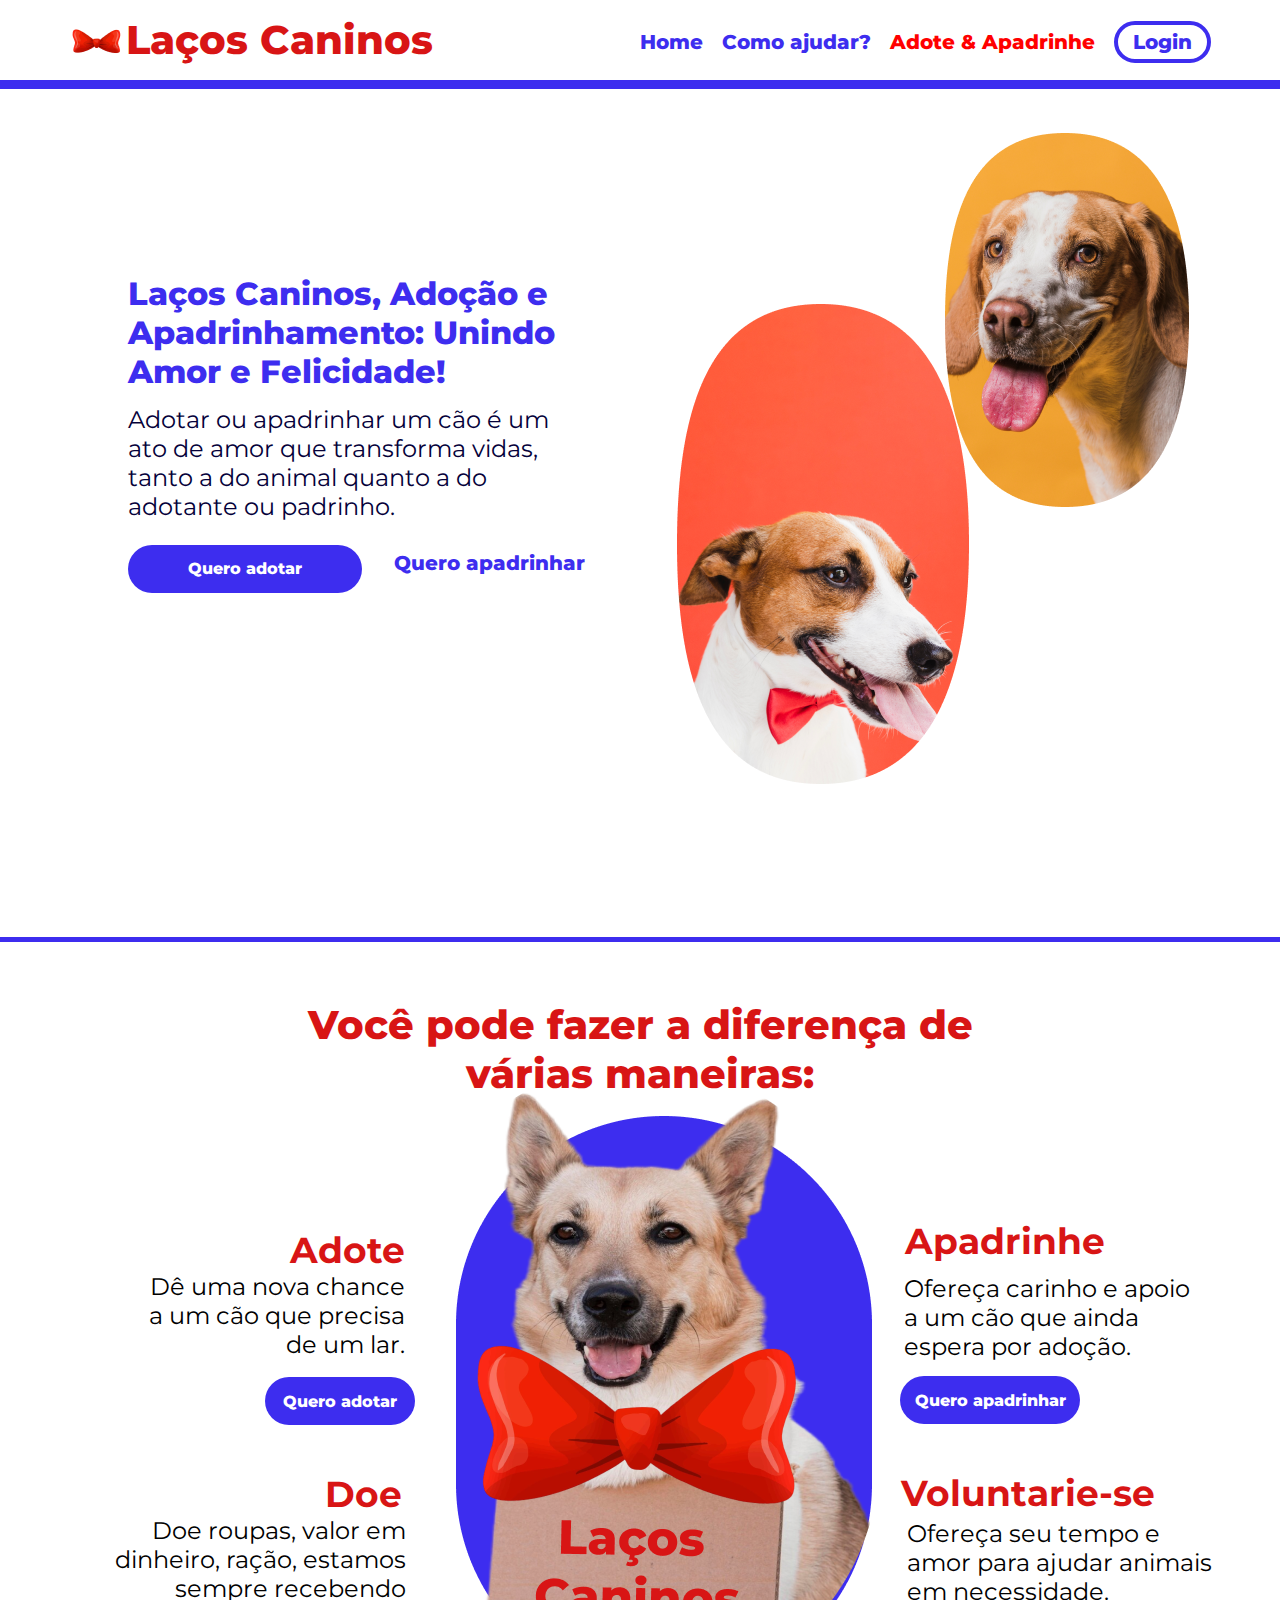
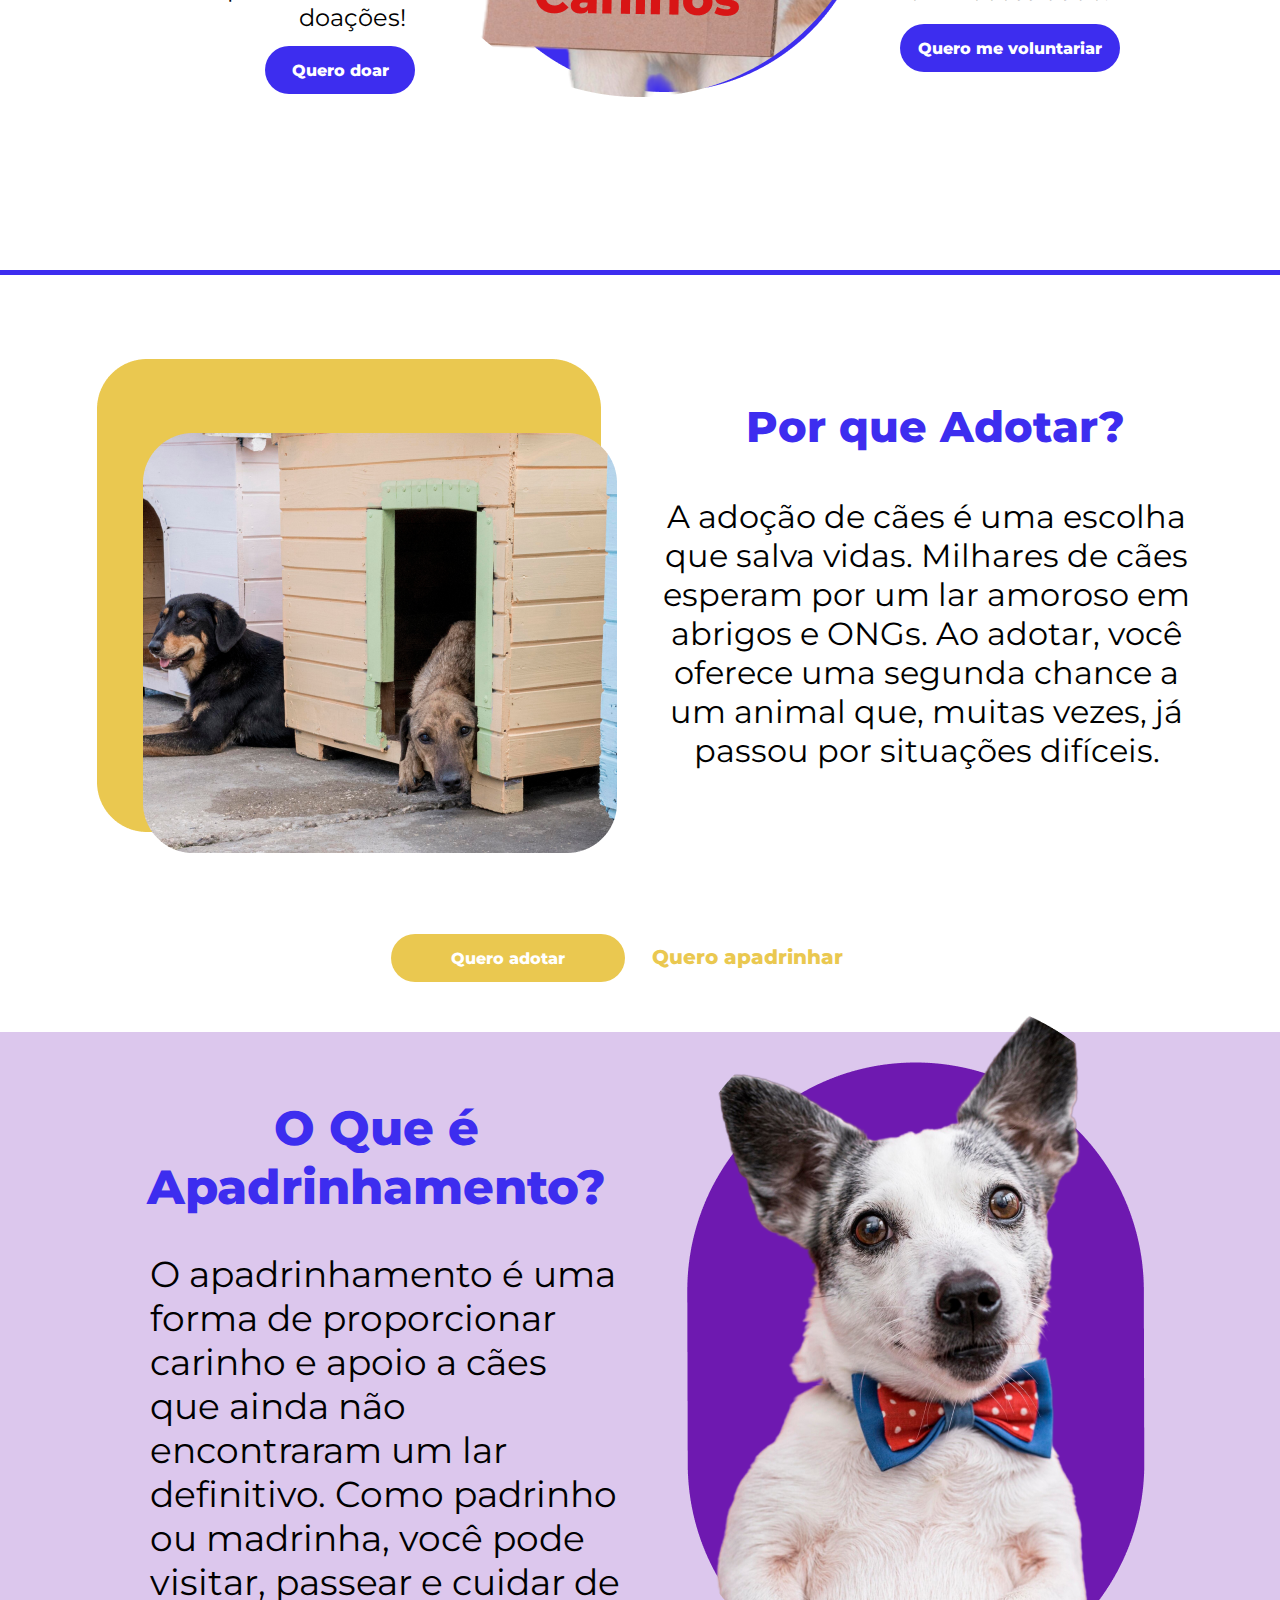
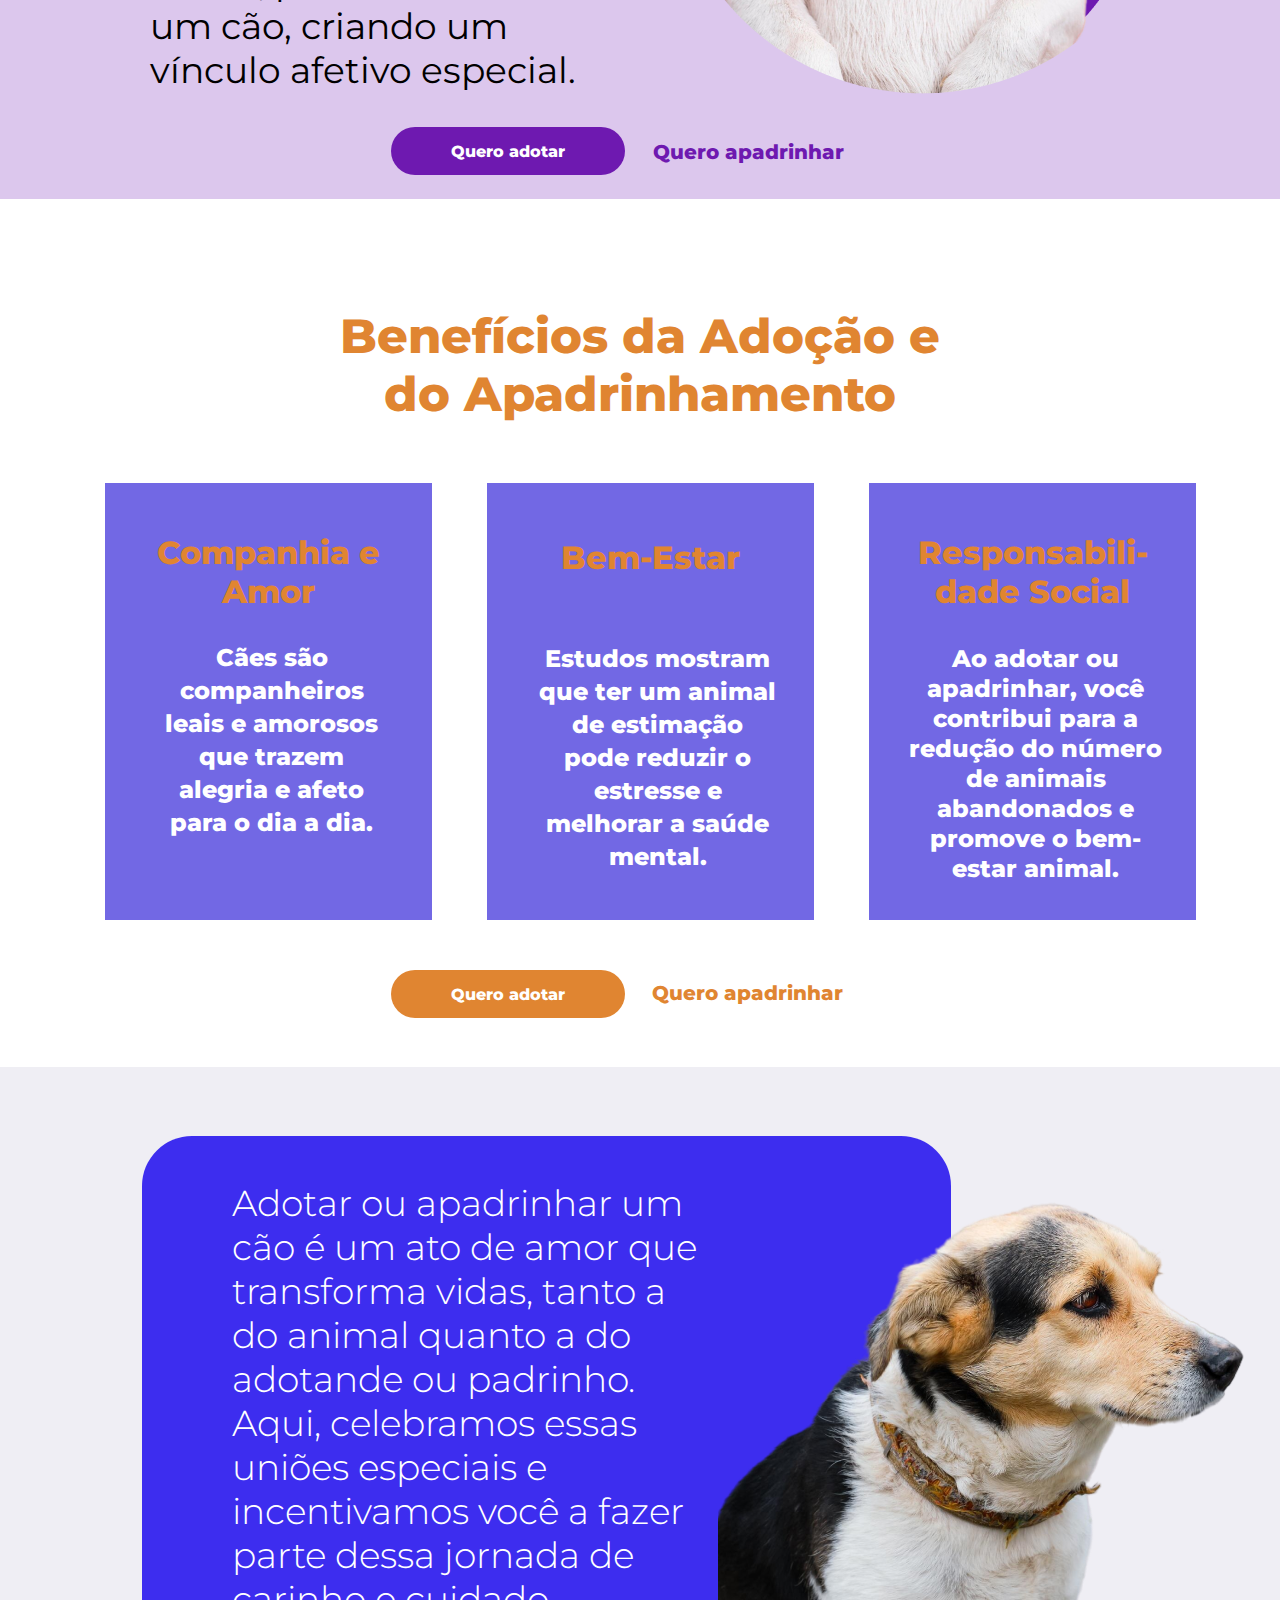
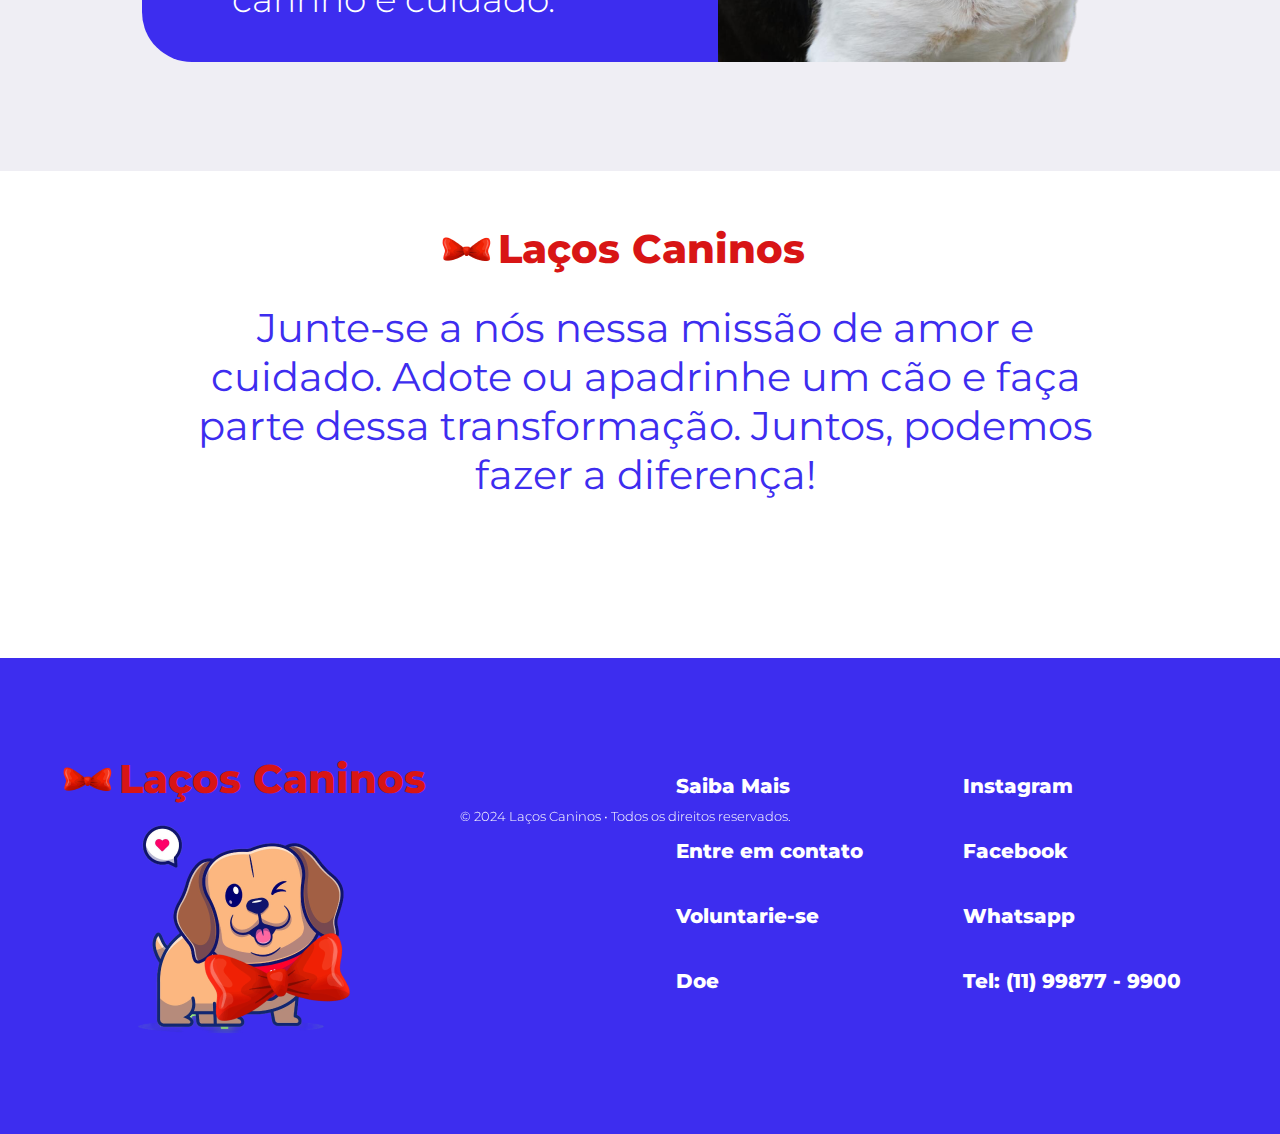
<file: index.html>
<!DOCTYPE html>
<html lang="pt-br">
<head>
    <meta charset="UTF-8">
    <meta name="viewport" content="width=device-width, initial-scale=1.0">
    <link rel="stylesheet" href="css/index.css" type="text/css">
    <link rel="stylesheet" href="css/fonts.css" type="text/css">
    <title>Laços Caninos</title>
</head>
<body>
    <!-- HEADER & MENU ------------------------->
    <header>

        <div id="centraliza">
            <img src="img/logo/logo-laco.png" alt="Logo Laços Caninos" id="logo-laco"/>
            <h1 id="logo-texto">Laços Caninos</h1>


            <nav id="menu">
                <ul>
                    <li><a href="index.html">Home</a></li>
                    <li><a href="#">Como ajudar?</a></li>
                    <li><a id="cor"  href="AdotarApadrinhar.html">Adote & Apadrinhe</a></li>
                    <li><a href="entrar.html" id="loginbtn">Login</a></li>
                </ul>
        </nav>
        </div>
    </header>
    
    <!-- Section Apresentação ------------------------->
    <section id="apresentacao">
        <div id="centraliza">
            <img src="img/cachorro1elipse.png" alt="Cachorro" id="cachorro1elipse">
            <img src="img/cachorro2elipse.png" alt="Cachorro" id="cachorro2elipse">


            <h1>Laços Caninos, Adoção e<br>Apadrinhamento: Unindo<br>Amor e Felicidade!</h1>
            
            <p>Adotar ou apadrinhar um cão é um<br>ato de amor que transforma vidas,<br>tanto a do animal quanto a do<br>adotante ou padrinho.</p>

            <a href="AdotarApadrinhar.html"><button type="button" id="btn-queroadotar">Quero adotar</button></a>
            <a href="AdotarApadrinhar.html" id="btn-queroapadrinhar">Quero apadrinhar</a>
        </div>
    </section>

    <!-- Section Fazer a Diferença ------------------------->
    <section id="fazer_diferenca">
        <div id="centraliza">
            <h2>Você pode fazer a diferença de<br>várias maneiras:</h2>
            <img src="img/cachorro3.png" alt="Cachorro com placa da Laços Caninos" id="cachorro3">

            <div id="container1">
                <h3>Adote</h3>
                <p>Dê uma nova chance<br>a um cão que precisa<br>de um lar.</p>
                <a href="AdotarApadrinhar.html"><button type="button">Quero adotar</button></a>
            </div>

            <div id="container2">
                <h3>Doe</h3>
                <p>Doe roupas, valor em<br>dinheiro, ração, estamos<br>sempre recebendo<br>doações!</p>
                <a href="#"><button type="button">Quero doar</button></a>
            </div>

            <div id="container3">
                <h3>Apadrinhe</h3>
                <p>Ofereça carinho e apoio<br>a um cão que ainda<br>espera por adoção.</p>
                <a href="AdotarApadrinhar.html"><button type="button">Quero apadrinhar</button></a>
            </div>

            <div id="container4">
                <h3>Voluntarie-se</h3>
                <p>Ofereça seu tempo e<br>amor para ajudar animais<br>em necessidade.</p>
                <a href="#"><button type="button">Quero me voluntariar</button></a>
            </div>
        </div>
    </section>

    <!-- Section Por que adotar? ------------------------->
    <section id="pqadotar">
        <div id="centraliza">
            <img src="img/shelterdog.png" alt="Cachorro em abrigo" id="shelterdog">
            <h3>Por que Adotar?</h3>

            <p>A adoção de cães é uma escolha<br>que salva vidas. Milhares de cães<br>
                esperam por um lar amoroso em<br>abrigos e ONGs. Ao adotar, você<br>
                oferece uma segunda chance a<br>um animal que, muitas vezes, já<br>
                passou por situações difíceis.</p>

            <a href="#"><button type="button">Quero adotar</button></a>
            <a href="#" id="btn-queroapadrinhar">Quero apadrinhar</a>
        </div>

    </section>

    <!-- Section O que é ------------------------->
    <section id="oquee">
        <div id="centraliza">
            <h4>O Que é<br>Apadrinhamento?</h4>
            <p>O apadrinhamento é uma<br>forma de proporcionar<br>carinho e apoio a cães
                <br>que ainda não<br>encontraram um lar<br>definitivo. Como padrinho<br>
                ou madrinha, você pode<br>visitar, passear e cuidar de<br>um cão, criando
                um<br>vínculo afetivo especial.</p>

            <img src="img/cachorro4.png" alt="Cachorro" id="cachorro4">
            <a href="#"><button type="button">Quero adotar</button></a>
            <a href="#" id="btn-queroapadrinhar">Quero apadrinhar</a>
        </div>
    </section>
    
    <!-- Section Benefícios ------------------------->
     <section id="beneficios">

        <div id="centraliza">
            <h4>Benefícios da Adoção e<br>do Apadrinhamento</h4>

            <div id="container1">
                <h6>Companhia e<br>Amor</h6>
                <p>Cães são<br>companheiros<br>leais e amorosos<br>que trazem<br>alegria
                    e afeto<br>para o dia a dia.</p>
            </div>

            <div id="container2">
                <h6>Bem-Estar</h6>
                <p>Estudos mostram<br>que ter um animal<br>de estimação<br>pode reduzir o
                    <br>estresse e<br>melhorar a saúde<br>mental.</p>
            </div>

            <div id="container3">
                <h6>Responsabili-<br>dade Social</h6>
                <p>Ao adotar ou<br>apadrinhar, você<br>contribui para a<br>redução do número
                    <br>de animais<br>abandonados e<br>promove o bem-<br>estar animal.</p>
            </div>

            <a href="#"><button type="button">Quero adotar</button></a>
            <a href="#" id="btn-queroapadrinhar">Quero apadrinhar</a>
        </div>
     </section>

    <!-- Section Informativo ------------------------->
     <section id="informativo">
        <div id="centraliza">
            <div id="caixa-fundo">
                <a>Adotar ou apadrinhar um<br>cão é um ato de amor que<br>transforma vidas,
                    tanto a<br>do animal quanto a do<br>adotande ou padrinho.<br>Aqui,
                    celebramos essas<br>uniões especiais e<br>incentivamos você a fazer<br>
                    parte dessa jornada de<br>carinho e cuidado.</a>
            </div>

            <img src="img/cachorro5.png" alt="Cachorro de rua"  id="cachorro5">
        </div>
     </section>

    <!-- Section Rodapé Informativo ------------------------->
      <section id="rodape-info">
        <div id="centraliza">
            <img src="img/logo/logo-laco.png" alt="Logo Laços Caninos" id="logo-laco-rodapeinfo"/>
            <h1>Laços Caninos</h1>

            <p>Junte-se a nós nessa missão de amor e<br>cuidado. Adote ou apadrinhe um cão
                e faça<br>parte dessa transformação. Juntos, podemos<br>fazer a diferença!</p>
        </div>
      </section>

          <!-- Footer --------------------------------------------->
<footer>
    <div id="centraliza">
        <img src="img/logo/logo-laco.png" alt="Logo Laços Caninos" id="logo-laco-footer">
        <h1>Laços Caninos</h1>
        <img src="img/cartoon-cachorro.png" alt="Cartoon cachorro" id="cartoon-footer">
        
        <ul id="contato1">
            <li><a href="#">Saiba Mais</a></li>
            <li><a href="#">Entre em contato</a></li>
            <li><a href="#">Voluntarie-se</a></li>
            <li><a href="#">Doe</a></li>
        </ul>
    
        <ul id="contato2">
            <li><a href="#">Instagram</a></li>
            <li><a href="#">Facebook</a></li>
            <li><a href="#">Whatsapp</a></li>
            <li>Tel: (11) 99877 - 9900</li>
        </ul>
    
        <p id="copy">&copy; 2024 Laços Caninos &bull; Todos os direitos reservados.</p>
    </div>
</footer>

</body>

</html>
</file>
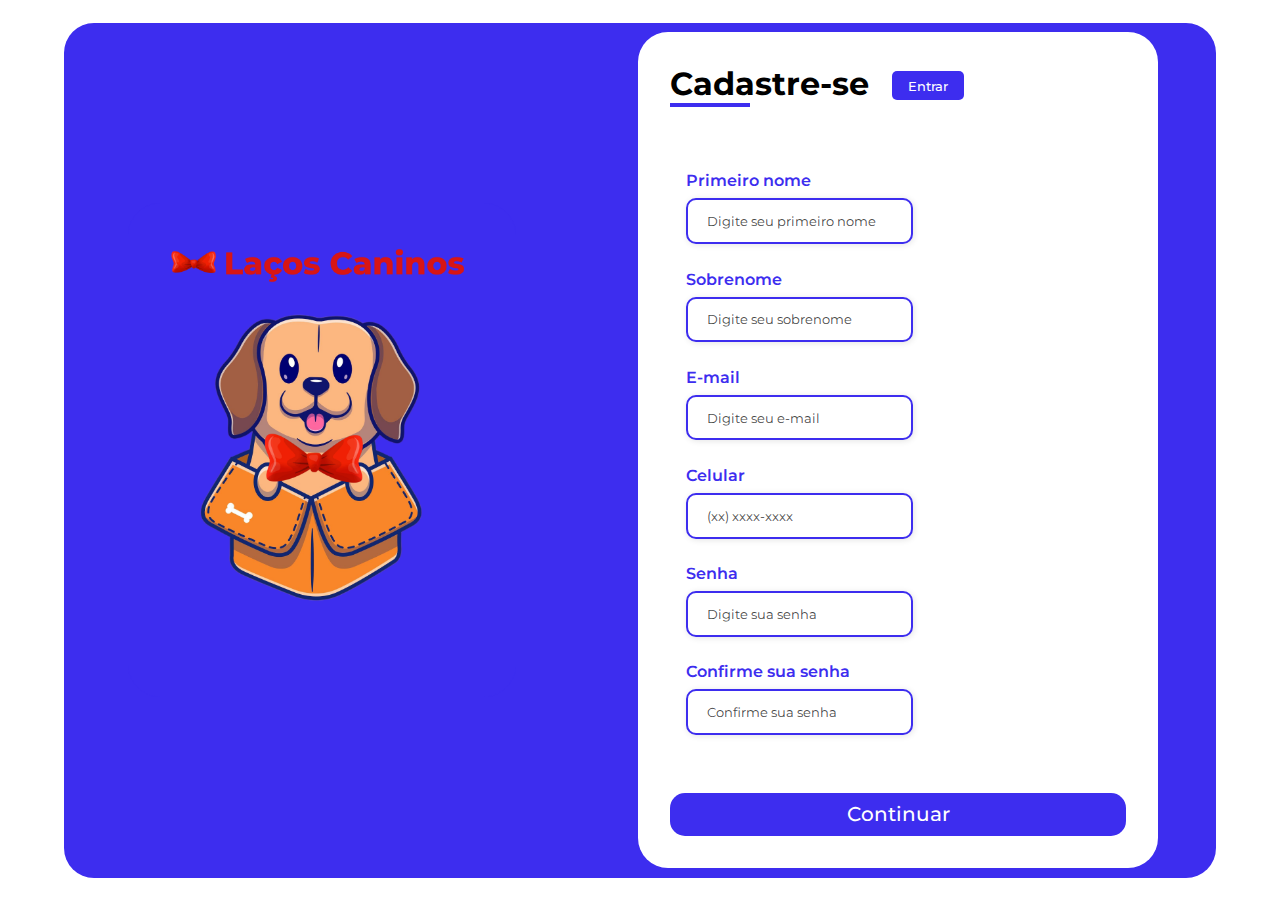
<file: cadastro.html>
<!DOCTYPE html>
<html lang="pt-br">
<head>
    <meta charset="UTF-8">
    <meta name="viewport" content="width=device-width, initial-scale=1.0">
    <link rel="stylesheet" href="css/forms.css">
    <title>Cadastre-se</title>
    
</head>
<body class="corpo">
    <div class="container"> 
        <div class="form-img">
            <img src="img/Group1.png" alt="">
        </div>

        <div class="form1">
            <form action="#">
                <div class="form-header">
                    <div class="title">
                        <h1> Cadastre-se</h1>
                    </div>
                    <div class="login-button">
                        <button><a href="entrar.html">Entrar</a></button>
                    </div>
                </div>

                <div class="input-group">
                    <div class="input-box">
                        <label for="firstname">Primeiro nome</label>
                        <input id="firstname" type="text" name="firstname" placeholder="Digite seu primeiro nome" requerid>
                    </div>

                    <div class="input-box">
                        <label for="lastname">Sobrenome</label>
                        <input id="lastname" type="text" name="lastname" placeholder="Digite seu sobrenome" requerid>
                    </div>

                    <div class="input-box">
                        <label for="email">E-mail</label>
                        <input id="email" type="email" name="email" placeholder="Digite seu e-mail" requerid>
                    </div>

                    <div class="input-box">
                        <label for="number">Celular</label>
                        <input id="number" type="tel" name="number" placeholder="(xx) xxxx-xxxx" requerid>
                    </div>

                    <div class="input-box">
                        <label for="password">Senha</label>
                        <input id="password" type="password" name="password" placeholder="Digite sua senha " requerid>
                    </div>

                    <div class="input-box">
                        <label for="password">Confirme sua senha</label>
                        <input id="password" type="password" name="confirmpassword" placeholder="Confirme sua senha" requerid>
                    </div>
                </div>

                <div class="continue-button">
                    <button>
                        <a href="index.html">Continuar</a>
                    </button>
                </div>
            </form>
        </div>
    </div>
</body>
</html>
</file>
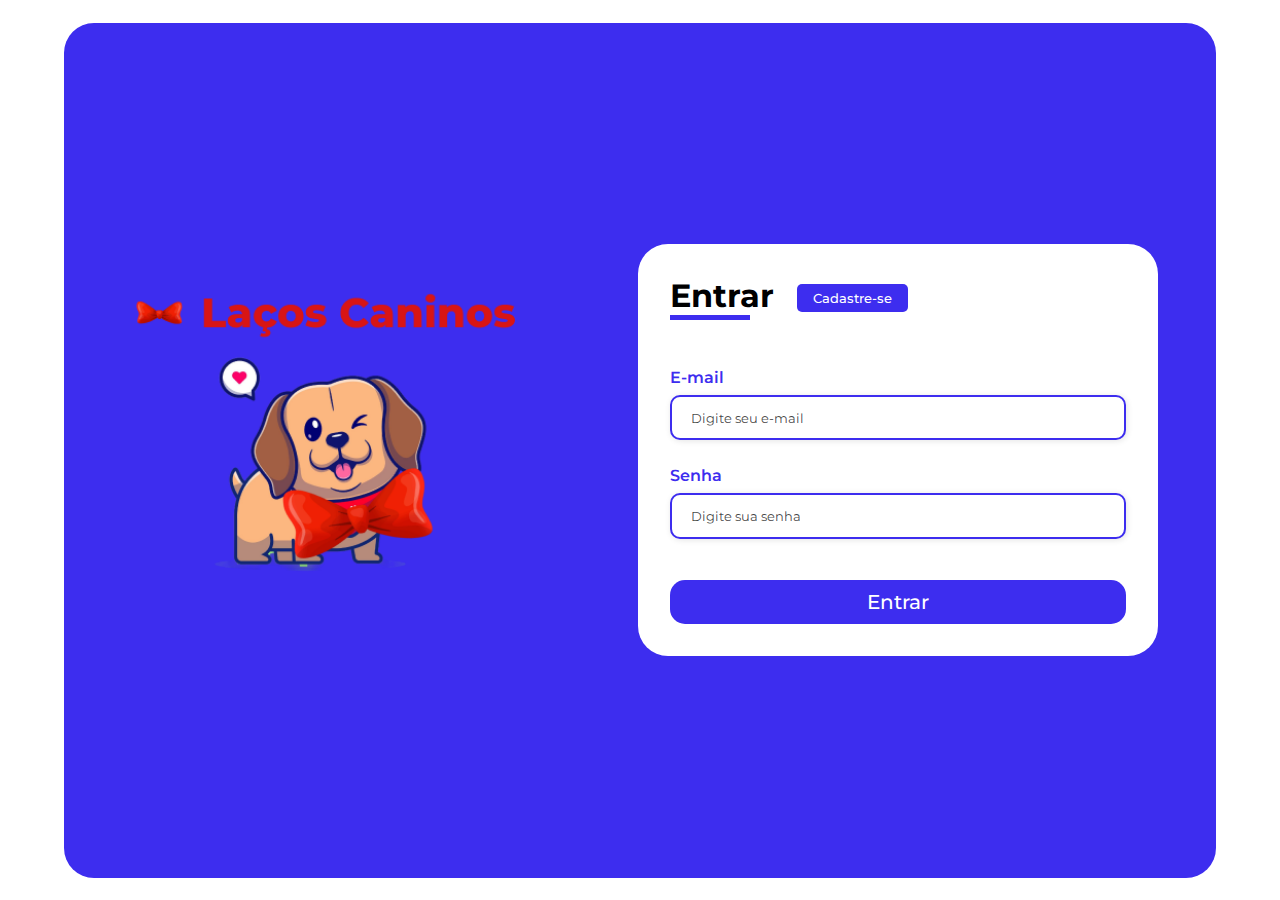
<file: entrar.html>
<!DOCTYPE html>
<html lang="en">
<head>
    <meta charset="UTF-8">
    <meta name="viewport" content="width=device-width, initial-scale=1.0">
    <link rel="stylesheet" href="css/forms.css">
    <title>Login</title>
    
</head>
<body class="corpo">
    <div class="container"> 
        <div class="form-img">
            <img src="img/Group2.png" alt="">
        </div>

        <div class="form1">
            <form action="#">
                <div class="form-header">
                    <div class="title">
                        <h1> Entrar</h1>
                    </div>
                    <div class="login-button">
                        <button><a href="cadastro.html">Cadastre-se</a></button>
                    </div>
                </div>

              

                    <div class="input-box">
                        <label for="email">E-mail</label>
                        <input id="email" type="email" name="email" placeholder="Digite seu e-mail" requerid>
                    </div>

                    <div class="input-box">
                        <label for="password">Senha</label>
                        <input id="password" type="password" name="password" placeholder="Digite sua senha " requerid>
                    </div>


                <div class="continue-button">
                    <button>
                        <a href="index.html">Entrar</a>
                    </button>
                </div>
            </form>
        </div>
    </div>
</body>
</html>
</file>
<file: css/index.css>
/* Style CSS */
* {
    margin:0 auto;
    padding: 0;
    
}

body{

}

#centraliza{
    display: block; 
	position: relative; 
	width: 1280px;

}

a:link{ /* Remove underline do link*/
    text-decoration: none;
}

/* HEADER & MENU ----------------- */
header h1#logo-texto{
    font-family:  Montserrat-ExtraBold;
    font-size: 40px;
    color: #D81515;
    position: absolute;
    left: 126px;
    top: 15px;
    text-align: left;
}

#logo-laco{

    position: absolute;
    top: 8px;
    left: 66px;
}

header {
    height: 80px;
    border-bottom: 9px solid #3D2DEF;
    text-align: center;
}


nav#menu {
    display: block;
}

nav#menu ul{
    list-style: none;
    position: absolute;
    top: 30px;
    left: 50%;
}

nav#menu li{
    display: inline-block;
    color: #3D2DEF;
    font-size: 20px;
    font-family: Montserrat-ExtraBold;
    margin-right: 15px;
    
}

nav#menu a{ color:#3D2DEF;}

nav#menu #loginbtn{
    border: 4px solid #3D2DEF;
    border-radius: 30px;
    padding-left:15px;
    padding-right:15px;
    padding-top: 5px;
    padding-bottom: 5px;
}

/* Section Apresentação --------- */
section#apresentacao{
    border-bottom: 5px solid #3D2DEF;
    height: 848px;
}

section#apresentacao h1{
    float:left;
    font-family: Montserrat-ExtraBold;
    font-size: 32px;
    color: #3D2DEF;
    margin-left: 10%;
    margin-top: 185px;
}

section#apresentacao p{
    position: absolute;
    font-family: Montserrat-Regular;
    font-size: 24px;
    color: #05013A;
    margin-top: 316px;
    margin-left: 10%;
}

#cachorro1elipse{
    float: right;
    margin-top: 44px;
    margin-right: 91px;
}
#cachorro2elipse{
    float: right;
    margin-top: 215px;
    margin-right: -24px;
}

section#apresentacao button{
    background-color: #3D2DEF;
    width: 234px;
    height: 48px;
    float: left;
    font-family: Montserrat-ExtraBold;
    font-size: 16px;
    color: #FFFFFF;
    border-radius: 30px;
    border: none;
    margin-top: 12%;
    margin-left: 10%;
    cursor: pointer;
}

section#apresentacao a#btn-queroapadrinhar{
    float:left;
    color: #3D2DEF;
    font-family: Montserrat-Extrabold;
    font-size: 20px;
    margin-top: 12.5%;
    margin-left: 2rem;
}

.mobile-menu-icon {
    display: none;
     
}


.mobile-menu{
    display: none;
}

.mobile-menu-icon button{
    background-color: #FFFFFF;
    border: none;
    margin-left: 70%;
    margin-top: 20px;
}

.mobile-menu-icon img{
    height: 50px;
    
}



.mobile-menu ul{
    list-style: none;
    position: absolute;
    top: 72px;
    left: 657px;
}

.mobile-menu li a{
    width: 100%;
    display: inline-block;
    color: #3D2DEF;
    font-size: 20px;
    font-family: Montserrat-ExtraBold;
    text-align: center;
    margin: 5%;
    
}

.nav-item{ color:#3D2DEF;}

 #loginbtn{
    border: 4px solid #3D2DEF;
    border-radius: 30px;
    padding-left:15px;
    padding-right:15px;
    padding-top: 5px;
    padding-bottom: 5px;
}

.section {
    display: block; 
	position: relative; 
	width: 1280px;
    height: 100%;
    margin-left: 12%;
}


#titulo{
    font-family: 'Montserrat', sans-serif;
    justify-content: center;
    text-align: center;
    margin-top: 3%;
    font-size: 35px;
    color: #D81515;
}

.card{
    width: 300px;
    height: 480px;
    border: 4px solid #3D2DEF;
    border-radius: 30px;
    padding: 15px;
    text-align: center;
    float: left;
    margin: 25px;
}

.card img{
    border-radius: 30px;
    width: 295px;
    height: 253px;
}

.card h1{
    margin: 5px;
    font-size: 50px;
    color: red;
}

.card h3{
   font-size: 25px;
    width: 300px;
    padding: 10px;

}

.card button{
    font-family: 'Montserrat', sans-serif;
    width: 45%;
    height: 10%;
    background-color: #3D2DEF;
    padding: 10px;
    margin: 5px;
    border: 4px solid #3D2DEF;
    border-radius: 30px;
    color: #FFFFFF;
    font-weight: 600;
}

.card button a {
    color: #FFFFFF;
}

 .link-ap{
   color: red;
   font-weight: 600;
}

#menu #cor{
    color: red;
}


.ficha{
    width: 1280px;
    background: red;
}


.sobre{
    border-radius: 4px solid red;
    border-radius: 15px;
}

@media screen and (max-width:1044px ){

    #menu li a {
        display: none;
    }

   .mobile-menu {
        display: none;
    }
    .mobile-menu-icon button{
        cursor: pointer;
    }
    .mobile-menu-icon{
        display: block;
    }

    .mobile-menu ul {
        display: flex;
        flex-direction: column;
        text-decoration: center;
    }

    .mobile-menu .nav-item{
        display: block;
    }

    .mobile-menu .icon{
        display: block;
    }

    .mobile-menu .icon button{
        width: 100%;
    }

    .open{
        display: block;
    }
}

/* Section Fazer a Diferença --------- */
section#fazer_diferenca {
    height: 870px;
    border-bottom: 5px solid #3D2DEF;
}


section#fazer_diferenca h2{
    font-family: Montserrat-ExtraBold;
    font-size: 40px;
    color: #D81515;
    text-align: center;
    margin-top: 58px;
}

#cachorro3{
    position: absolute;
    margin-left: 400px;
    margin-top: -35px;
}

#container1 h3{
    font-family: Montserrat-Bold;
    font-size: 36px;
    color: #D81515;
    margin-left: 290px;
    margin-top:130px;
    
}

#container1 p{
    font-family: Montserrat-Regular;
    font-size: 24px;
    color: black;
    text-align: right;
    position: absolute;
    margin-left: 149px;
}

#container1 button{
    background-color: #3D2DEF;
    font-family: Montserrat-ExtraBold;
    font-size: 16px;
    color: #FFFFFF;
    width: 150px;
    height: 48px;
    border-radius: 30px;
    border: none;
    cursor: pointer;
    margin-top: 105px;
    margin-left: 265px;
}

#container2 h3 {
    font-family: Montserrat-Bold;
    font-size: 36px;
    color: #D81515;
    margin-left: 325px;
    margin-top:47px;
    
}

#container2 p{
    font-family: Montserrat-Regular;
    font-size: 24px;
    color: black;
    text-align: right;
    position: absolute;
    margin-left: 115px;
}

#container2 button{
    background-color: #3D2DEF;
    font-family: Montserrat-ExtraBold;
    font-size: 16px;
    color: #FFFFFF;
    width: 150px;
    height: 48px;
    border-radius: 30px;
    border: none;
    cursor: pointer;
    margin-top: 130px;
    margin-left: 265px;
}

#container3 h3 {
    font-family: Montserrat-Bold;
    font-size: 36px;
    float: right;
    position: relative;
    color: #D81515;
    margin-top:-475px;
    margin-right: 175px;
    
}

#container3 p{
    font-family: Montserrat-Regular;
    font-size: 24px;
    color: black;
    float: right;
    position: relative;
    margin-right: 90px;
    margin-top: -420px;
}

#container3 button{
    background-color: #3D2DEF;
    font-family: Montserrat-ExtraBold;
    font-size: 16px;
    color: #FFFFFF;
    width: 180px;
    height: 48px;
    border-radius: 30px;
    border: none;
    cursor: pointer;
    float: right;
    margin-top: -318px;
    margin-right: 200px;
}

#container4 h3 {
    font-family: Montserrat-Bold;
    font-size: 36px;
    float: right;
    position: relative;
    color: #D81515;
    margin-top: -223px;
    margin-right: 125px;
    
}

#container4 p{
    font-family: Montserrat-Regular;
    font-size: 24px;
    color: black;
    float: right;
    position: relative;
    margin-right: 68px;
    margin-top: -175px;
}

#container4 button{
    background-color: #3D2DEF;
    font-family: Montserrat-ExtraBold;
    font-size: 16px;
    color: #FFFFFF;
    width: 220px;
    height: 48px;
    border-radius: 30px;
    border: none;
    cursor: pointer;
    float: right;
    margin-top: -70px;
    margin-right: 160px;
}

/* Section Por que Adotar? --------- */

section#pqadotar {
    height: 757px;
}

section#pqadotar #shelterdog{
    margin-top: 84px;
    margin-left: 97px;
}

section#pqadotar h3{
    font-family: Montserrat-ExtraBold;
    font-size: 43px;
    color: #3D2DEF;
    float:right;
    margin-top: 125px;
    margin-right: 155px;
}

section#pqadotar p{
    font-family: Montserrat-Regular;
    font-size: 32px;
    color:black;
    float: right;
    text-align: center;
    margin-right: 90px;
    margin-top: -360px;
}

section#pqadotar button{
    background-color: #EAC850;
    width: 234px;
    height: 48px;

    font-family: Montserrat-ExtraBold;
    font-size: 16px;
    color: #FFFFFF;
    border-radius: 30px;
    border: none;
    margin-top: 77px;
    margin-left: 391px;
    cursor: pointer;
}

section#pqadotar a#btn-queroapadrinhar{

    color: #EAC850;
    font-family: Montserrat-Extrabold;
    font-size: 20px;
    margin-left: 23px;
}

/* Section O que é? --------- */
section#oquee{
    height: 767px;
    background-color: #DCC7ED;

}

section#oquee h4{
    font-family: Montserrat-ExtraBold;
    font-size: 48px;
    color: #3D2DEF;
    float:left;
    margin-top: 67px;
    margin-left: 147px;
    text-align: center;
    line-height: 59px;
}

section#oquee p{
    font-family: Montserrat-Regular;
    font-size: 36px;
    float:left;
    position: absolute;
    color:black;
    margin-left: 150px;
    margin-top: 220px;
}

#cachorro4{
    float:right;
    position: relative;
    margin-top: -40px;
    margin-right: 100px;
}

section#oquee button{
    background-color: #6E19B0;
    width: 234px;
    height: 48px;

    font-family: Montserrat-ExtraBold;
    font-size: 16px;
    color: #FFFFFF;
    border-radius: 30px;
    border: none;
    margin-top: 510px;
    margin-left: 391px;
    cursor: pointer;

}

section#oquee a#btn-queroapadrinhar{
    color: #6E19B0;
    font-family: Montserrat-Extrabold;
    font-size: 20px;
    float: left;
    margin-left: 653px;
    margin-top: -35px;

}

/* Section Benefícios --------- */
section#beneficios{
    height: 760px;
}

section#beneficios h4{
    font-family: Montserrat-ExtraBold;
    font-size: 48px;
    color: #E08531;
    text-align: center;
    margin-top: 108px;
}

section#beneficios #container1{
    width:327px;
    height: 437px;
    background-color: #7268E4;
    float: left;
    margin-left: 105px;
    margin-top: 60px;

}

section#beneficios #container1 h6{
    font-family: Montserrat-ExtraBold;
    font-size: 32px;
    color:#E08531;
    text-align: center;
    margin-top: 50px;
}

section#beneficios #container1 p{
    font-family: Montserrat-ExtraBold;
    font-size: 24px;
    color: white;
    text-align: center;
    margin-top: 30px;
    margin-left: 60px;
    line-height: 33px;
}

section#beneficios #container2{
    width:327px;
    height: 437px;
    background-color: #7268E4;
    float: left;
    margin-left: 55px;
    margin-top: 60px;

}

section#beneficios #container2 h6{
    font-family: Montserrat-ExtraBold;
    font-size: 32px;
    color:#E08531;
    text-align: center;
    margin-top: 55px;
}

section#beneficios #container2 p{
    font-family: Montserrat-ExtraBold;
    font-size: 24px;
    color: white;
    text-align: center;
    margin-top: 65px;
    margin-left: 52px;
    line-height: 33px;
}

section#beneficios #container3{
    width:327px;
    height: 437px;
    background-color: #7268E4;
    float: left;
    margin-left: 55px;
    margin-top: 60px;

}

section#beneficios #container3 h6{
    font-family: Montserrat-ExtraBold;
    font-size: 32px;
    color:#E08531;
    text-align: center;
    margin-top: 50px;
}

section#beneficios #container3 p{
    font-family: Montserrat-ExtraBold;
    font-size: 24px;
    color: white;
    text-align: center;
    position: absolute;
    margin-top: 33px;
    margin-left: 40px;
    line-height: 30px;
}

section#beneficios button{
    background-color: #E08531;
    width: 234px;
    height: 48px;
    font-family: Montserrat-ExtraBold;
    font-size: 16px;
    color: #FFFFFF;
    border-radius: 30px;
    border: none;
    margin-top: 50px;
    margin-left: 391px;
    cursor: pointer;
}

section#beneficios a#btn-queroapadrinhar{

    color: #E08531;
    font-family: Montserrat-Extrabold;
    font-size: 20px;
    margin-left: 23px;
}

/* Section Informativo -------------- */
section#informativo{
    height: 704px;
    background-color: #EFEEF4;
}

section#informativo #caixa-fundo{
    background-color: #3D2DEF;
    width: 809px;
    height: 526px;
    border-radius: 50px;
    float: left;
    position: absolute;
    margin-left: 142px;
    margin-top: 69px;
}

section#informativo #caixa-fundo a{
    color: #FFFFFF;
    font-family: Montserrat-Light;
    font-size: 36px;
    float: left;
    margin-top: 45px;
    margin-left: 90px;
}
#cachorro5{
    position: relative;
    float: right;
    margin-right: 25px;
    margin-top: -19px;

}

/* Section Rodapé Info --------- */
section#rodape-info{
    height: 449px;

}

#logo-laco-rodapeinfo{
    float: left;
    margin-left: 436px;
    margin-top: 45px;
}

section#rodape-info h1{
    float: left;
    font-family:  Montserrat-ExtraBold;
    font-size: 40px;
    color: #D81515;
    position: relative;
    top: 53px;
    text-align: left;
}

section#rodape-info p{
    font-family: Montserrat-Regular;
    font-size: 40px;
    color: #3D2DEF;
    text-align: center;
    float: left;
    margin-left: 198px;
    margin-top: 20px;
}

/* Footer --------------------------- */
footer{
    float: left;
    position: sticky;
    height: 476px;
    background-color: #3D2DEF;
	width: 100%;
    margin-top: 3%;
}

#logo-laco-footer{
    
    float: left;
    margin-left: 57px;
    margin-top: 88px;
}

footer h1{
    font-family:  Montserrat-ExtraBold;
    font-size: 40px;
    color: #D81515;
    text-align: left;
    float: left;
    margin-top: 96px;
}

#cartoon-footer{
    position: absolute;
    float: left;
    margin-top:100px;
    margin-left: -350px;
}

footer a{
    color: white;
}

footer ul#contato1{
    list-style: none;
    position: relative;
    float: left;
    top: 96px;
    left: 250px;

}

footer ul#contato1 li{
    color: white;
    font-size: 20px;
    font-family: Montserrat-ExtraBold;
    line-height: 65px;

}

footer ul#contato2{
    list-style: none;
    position: relative;
    float: left;
    top: 96px;
    left: 350px;

}

footer ul#contato2 li{
    color: white;
    font-size: 20px;
    font-family: Montserrat-ExtraBold;
    line-height: 65px;

}

footer p#copy{
    float: left;
    font-family: Montserrat-Light;
    color: white;
    font-size: 13px;
    position: sticky;
    text-align: center;
    bottom: 15px;
    margin-left: 460px;
    margin-top: 150px
}


@import url('https://fonts.googleapis.com/css2?family=Montserrat:ital,wght@0,100..900;1,100..900&display=swap');





.container{
    width: 90%;
    height: 80vh;
    display: flex;
    justify-content: center;
    align-items: center;
    background: #3D2DEF;
    border-radius: 30px;
    margin-top: 2%;
    
   
}

.form-img{
    width: 50%;
    display: flex ;
    justify-content: center;
    align-items: center;
    padding: 1rem;
    
}

.form-img img{
    width: 80%;
    height: 100%;
    
}

.form1{
    width: 50%;
    display: flex;
    justify-content: left;
    align-items: left;
    flex-direction: column;
    background-color: #ffff;
    padding: 2rem;
    margin: 5%;
    border-radius: 30px;
  
}

.form-header{
    margin-bottom: 3rem;
    display: flex;
    justify-content: left;
}

.login-button{
    display: flex;
    align-items: center;
    margin-left: 5%;
}

.login-button button{
    border: none;
    background-color: #3D2DEF;
    padding: 0.4rem 1rem;
    border-radius:5px;
    cursor: pointer;
}

.login-button  button a{
    text-decoration: none;
    font-weight: 500;
    color: #ffff;
}

.form-header h1::after{
    content: '';
    display: block;
    width: 5rem;
    height: 0.3rem;
    background-color: #3D2DEF;
}

.input-group{
    display: flex;
    flex-wrap: wrap;
    justify-content: space-between;
    padding: 1rem;
}

.input-box{
    display: flex;
    flex-direction: column;
    margin-bottom: 1.1rem;
}

.input-box input{
    margin: 0.5rem 0;
    padding: 0.8rem 1.2rem;
    border:2px solid #3D2DEF;
    border-radius: 10px;
    box-shadow: 1px 1px 6px #0000001c
}

.input-box input:hover{
    background-color: #eeeeee75;
}

.input-box input:focus-visible{
    outline: 1px solid #3D2DEF;
}


.input-box label{
    font-size: o.75rem;
    font-weight: 600;
    color: #3D2DEF;
}

.input-box input::placeholder{
    color:#000000be
}

.continue-button button{
    width: 100%;
    margin-top: 1rem;
    padding: 0.62rem;
    border: none;
    background: #3D2DEF;
    border-radius: 15px;
    cursor: pointer;
}

.continue-button button:hover{
    background-color: #716AC2;
}

.continue-button button a{
    text-decoration: none;
    font-size: 1.5em;
    font-weight: 500;
    color: #ffff
}



@media screen and (max-width: 1200px){
    .form-img{
        display: none;
    }
    .container{
        width: 50%;
    }
    .form1{
        width: 100%;
        border-radius: 30px;
        margin: 10px;
        
    }

    .corpo{
        background: #3D2DEF
    };
}


@media screen and (max-width:1064px){
  .container{
    width: 90%;
    height: auto;
  }  


  .input-group{
    flex-direction: column;
    overflow: scroll;
    flex-wrap: nowrap;
    max-height: 10rem;

  }

}


.containerficha{
    width: 70%;
    height: 80vh;
    display: flex;
    justify-content: center;
    align-items: center;
    border-radius: 30px;
    margin-top: 2%;
    background-color: #F5AC5A;
   
}

.form-img{
    width: 70%;
    height: 80%;
    display: flex ;
    justify-content: center;
    align-items: center;
    padding: 1rem;
    
}

.form-img img{
    width: 80%;
    height: 100%;
    border-radius: 70px;
}

.form1{
    width: 50%;
    display: flex;
    justify-content: left;
    align-items: left;
    flex-direction: column;
    background-color: #ffff;
    padding: 2rem;
    margin: 5%;
    border-radius: 30px;
  
}

.form-header h1::after{
    content: '';
    display: block;
    width: 5rem;
    height: 0.3rem;
    background-color:#F5AC5A; ;
}

.saibamais h5{
    font-family: Montserrat, sans-serif;
    font-weight: 600;
    font-size: 20px;
    width: 250px;
    color: #3D2DEF;
    margin-bottom: 2%;
    padding-bottom: 10px;
}


.saibamais ul li {
    list-style: none;
    font-family: Montserrat, sans-serif;
    margin: 6px;
    font-weight: 400;
}
</file>
<file: css/fonts.css>
/* Importa todas as fontes */

@font-face {
    font-family: Montserrat-ExtraBold;
    src: url(../fonts/Montserrat/static/Montserrat-ExtraBold.ttf);
}

@font-face {
    font-family: Montserrat-Regular;
    src: url(../fonts/Montserrat/static/Montserrat-Regular.ttf);
}

@font-face {
    font-family: Montserrat-Bold;
    src: url(../fonts/Montserrat/static/Montserrat-Bold.ttf);
}

@font-face {
    font-family: Montserrat-Medium;
    src: url(../fonts/Montserrat/static/Montserrat-Medium.ttf);
}

@font-face {
    font-family: Montserrat-Light;
    src: url(../fonts/Montserrat/static/Montserrat-Light.ttf);
}
</file>
<file: css/forms.css>
@import url('https://fonts.googleapis.com/css2?family=Montserrat:ital,wght@0,100..900;1,100..900&display=swap');

*{
    padding: 0;
    margin: 0;
    box-sizing: border-box;
    font-family: 'Montserrat', sans-serif;
}

.corpo{
    width: 100%;
    height: 100vh;
    justify-content: center;
    display: flex;
    align-items: center;
    
   
}

.container{
    width: 90%;
    height: 95vh;
    display: flex;
    justify-content: center;
    align-items: center;
    background: #3D2DEF;
    border-radius: 30px;
   
}

.form-img{
    width: 50%;
    display: flex ;
    justify-content: center;
    align-items: center;
    padding: 1rem;
    
}

.form-img img{
    width: 80%;
    height: 100%;
    
}

.form1{
    width: 50%;
    display: flex;
    justify-content: left;
    align-items: left;
    flex-direction: column;
    background-color: #ffff;
    padding: 2rem;
    margin: 5%;
    border-radius: 30px;
  
}

.form-header{
    margin-bottom: 3rem;
    display: flex;
    justify-content: left;
}

.login-button{
    display: flex;
    align-items: center;
    margin-left: 5%;
}

.login-button button{
    border: none;
    background-color: #3D2DEF;
    padding: 0.4rem 1rem;
    border-radius:5px;
    cursor: pointer;
}

.login-button  button a{
    text-decoration: none;
    font-weight: 500;
    color: #ffff;
}

.form-header h1::after{
    content: '';
    display: block;
    width: 5rem;
    height: 0.3rem;
    background-color: #3D2DEF;
}

.input-group{
    display: flex;
    flex-wrap: wrap;
    justify-content: space-between;
    padding: 1rem;
}

.input-box{
    display: flex;
    flex-direction: column;
    margin-bottom: 1.1rem;
}

.input-box input{
    margin: 0.5rem 0;
    padding: 0.8rem 1.2rem;
    border:2px solid #3D2DEF;
    border-radius: 10px;
    box-shadow: 1px 1px 6px #0000001c
}

.input-box input:hover{
    background-color: #eeeeee75;
}

.input-box input:focus-visible{
    outline: 1px solid #3D2DEF;
}


.input-box label{
    font-size: o.75rem;
    font-weight: 600;
    color: #3D2DEF;
}

.input-box input::placeholder{
    color:#000000be
}

.continue-button button{
    width: 100%;
    margin-top: 1rem;
    padding: 0.62rem;
    border: none;
    background: #3D2DEF;
    border-radius: 15px;
    cursor: pointer;
}

.continue-button button:hover{
    background-color: #716AC2;
}

.continue-button button a{
    text-decoration: none;
    font-size: 1.5em;
    font-weight: 500;
    color: #ffff
}



@media screen and (max-width: 1200px){
    .form-img{
        display: none;
    }
    .container{
        width: 50%;
    }
    .form1{
        width: 100%;
        border-radius: 30px;
        margin: 10px;
        
    }

    .corpo{
        background: #3D2DEF
    };
}


@media screen and (max-width:1064px){
  .container{
    width: 90%;
    height: auto;
  }  


  .input-group{
    flex-direction: column;
    overflow: scroll;
    flex-wrap: nowrap;
    max-height: 10rem;

  }

}
</file>
